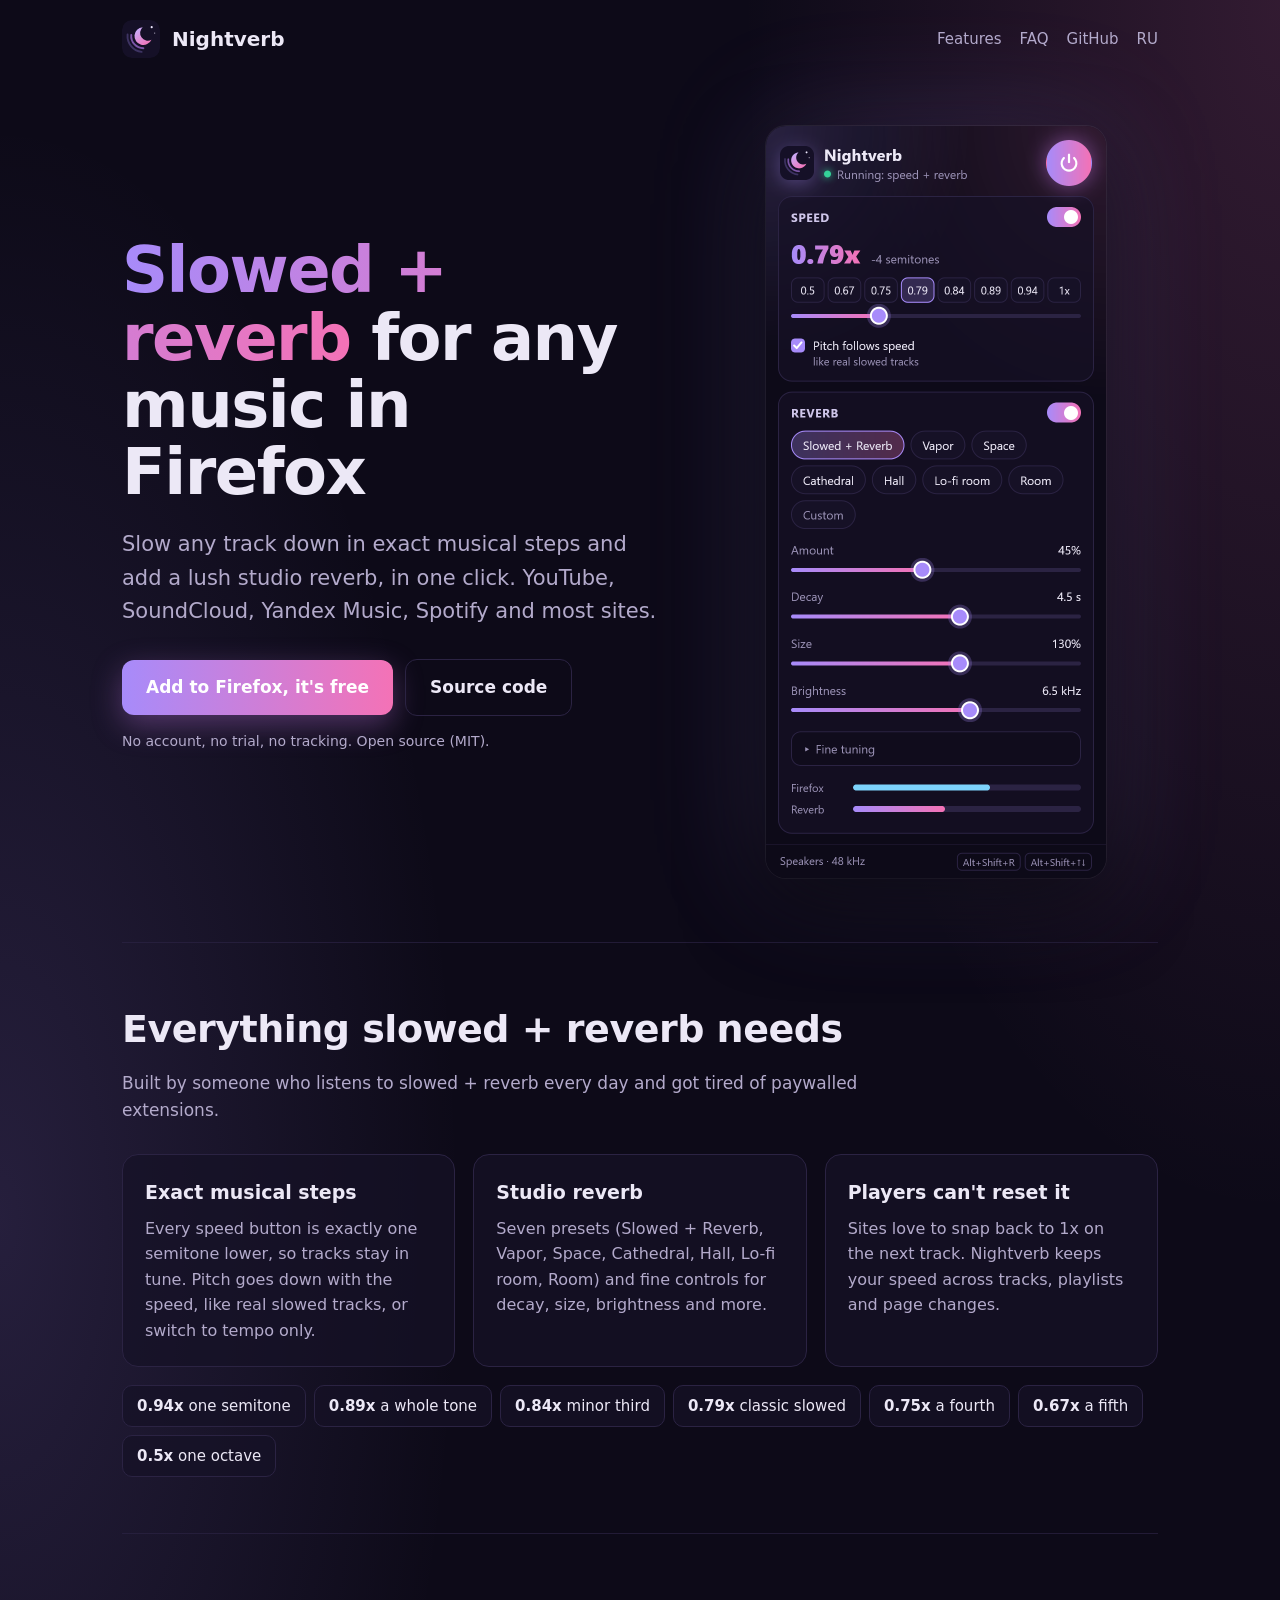
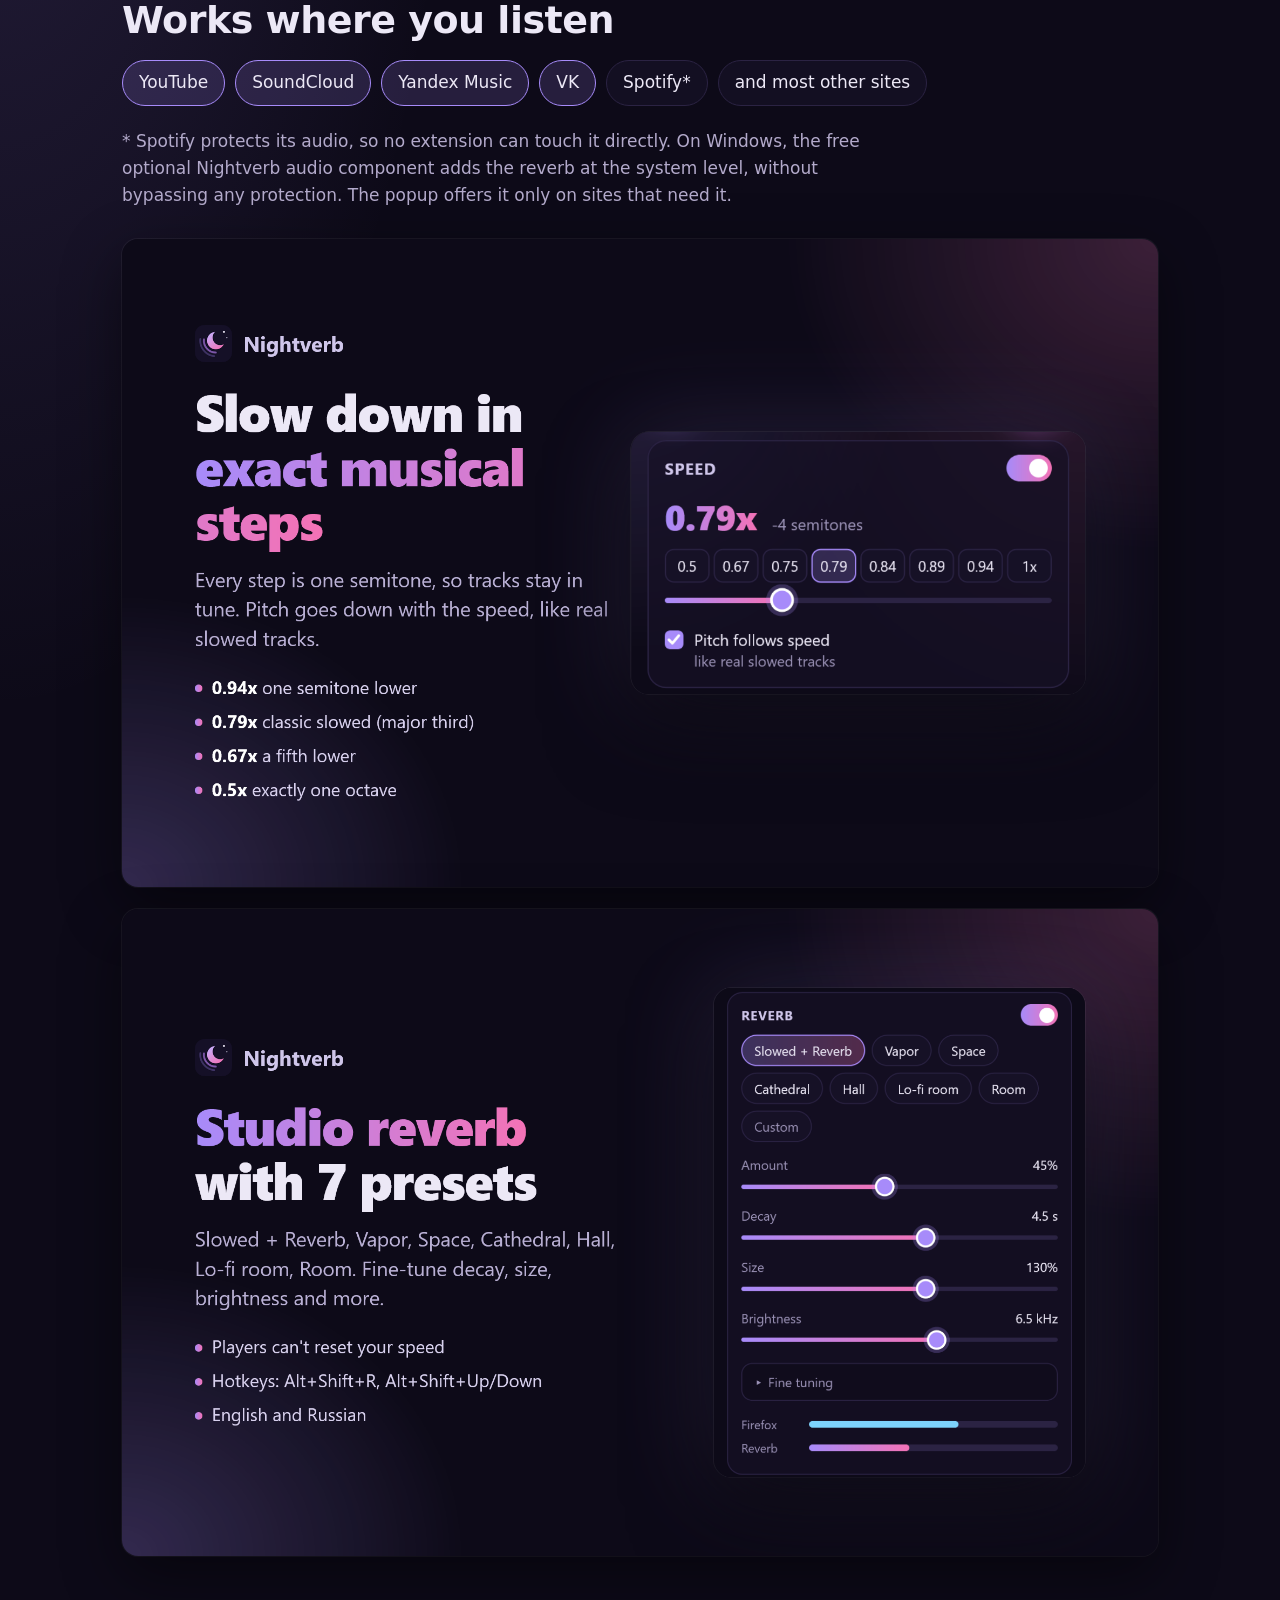
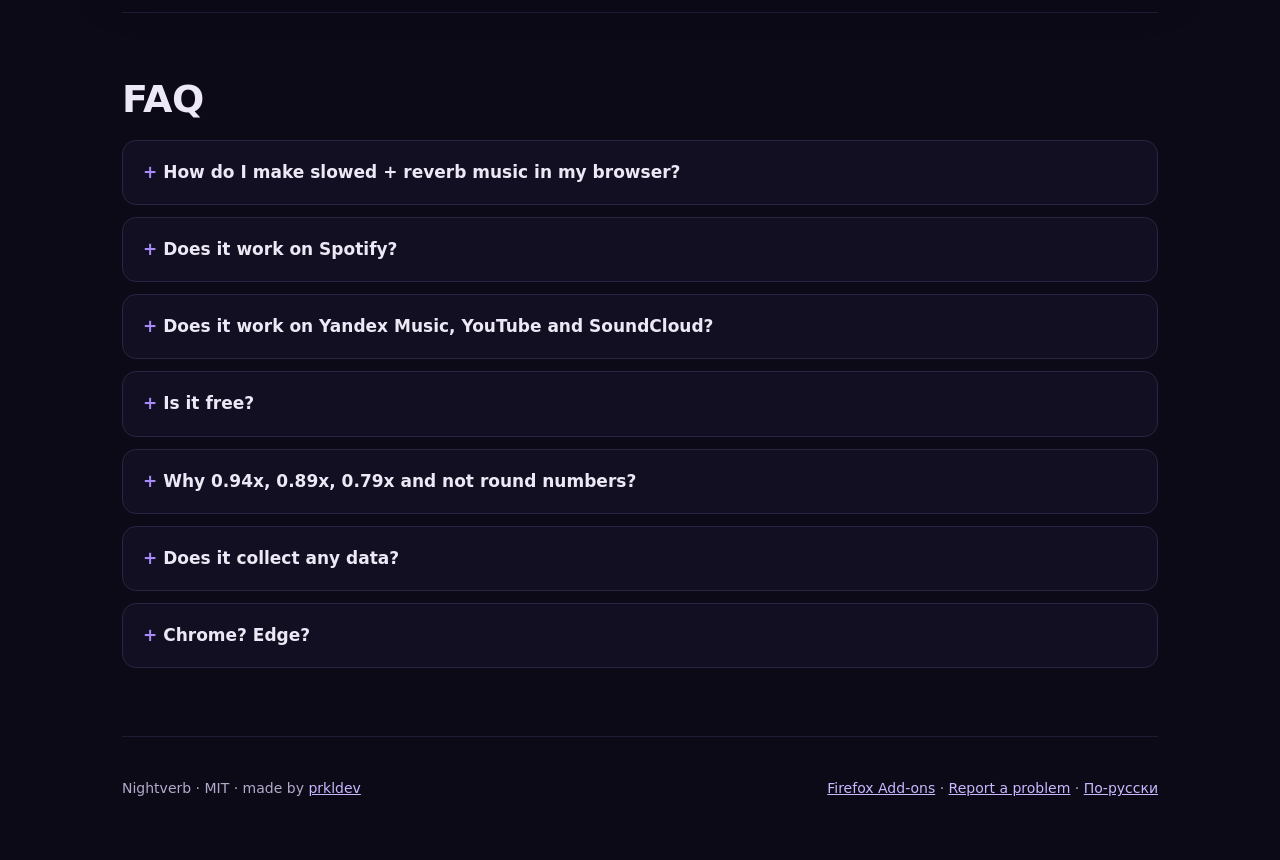
<file: docs/index.html>
<!doctype html>
<html lang="en">
<head>
<meta charset="utf-8">
<meta name="viewport" content="width=device-width, initial-scale=1">
<title>Nightverb - slowed + reverb for any music in Firefox</title>
<meta name="description" content="Free Firefox extension that slows any music down in exact semitone steps and adds a studio reverb. Works on YouTube, SoundCloud, Yandex Music and Spotify. No account, no trial, open source.">
<link rel="canonical" href="https://prkldev.github.io/nightverb/">
<link rel="alternate" hreflang="en" href="https://prkldev.github.io/nightverb/">
<link rel="alternate" hreflang="ru" href="https://prkldev.github.io/nightverb/ru/">
<link rel="alternate" hreflang="x-default" href="https://prkldev.github.io/nightverb/">
<link rel="icon" href="assets/icon.svg" type="image/svg+xml">
<meta property="og:type" content="website">
<meta property="og:title" content="Nightverb - slowed + reverb for any music in Firefox">
<meta property="og:description" content="Slow any track down in exact semitone steps and add a lush studio reverb. Free and open source.">
<meta property="og:url" content="https://prkldev.github.io/nightverb/">
<meta property="og:image" content="https://prkldev.github.io/nightverb/social-preview.png">
<meta name="twitter:card" content="summary_large_image">
<link rel="stylesheet" href="assets/site.css">
<script type="application/ld+json">
{
  "@context": "https://schema.org",
  "@type": "SoftwareApplication",
  "name": "Nightverb",
  "alternateName": "Nightverb - slowed + reverb",
  "description": "Firefox extension that slows music down in exact semitone steps and adds a studio reverb, on YouTube, SoundCloud, Yandex Music, Spotify and most sites.",
  "applicationCategory": "MultimediaApplication",
  "operatingSystem": "Firefox (Windows, macOS, Linux)",
  "url": "https://prkldev.github.io/nightverb/",
  "downloadUrl": "https://addons.mozilla.org/firefox/addon/nightverb-slowed-reverb/",
  "image": "https://prkldev.github.io/nightverb/social-preview.png",
  "license": "https://opensource.org/licenses/MIT",
  "isAccessibleForFree": true,
  "offers": { "@type": "Offer", "price": "0", "priceCurrency": "USD" },
  "author": { "@type": "Person", "name": "prkldev", "url": "https://github.com/prkldev" }
}
</script>
<script type="application/ld+json">
{
  "@context": "https://schema.org",
  "@type": "FAQPage",
  "mainEntity": [
    { "@type": "Question", "name": "How do I make slowed + reverb music in my browser?",
      "acceptedAnswer": { "@type": "Answer", "text": "Install the free Nightverb extension for Firefox, play a track and click the Slowed + Reverb preset in the Nightverb popup. It slows the track to 0.79x (four semitones lower) and adds a studio reverb. No account or download of the song is needed." } },
    { "@type": "Question", "name": "Does it work on Spotify?",
      "acceptedAnswer": { "@type": "Answer", "text": "Spotify protects its audio, so no browser extension can process it directly. On Windows, Nightverb's free optional audio component adds the reverb at the system level; the popup offers it only on such sites. It doesn't bypass any protection." } },
    { "@type": "Question", "name": "Does it work on Yandex Music, YouTube and SoundCloud?",
      "acceptedAnswer": { "@type": "Answer", "text": "Yes. Slow-down and reverb work right away on YouTube, SoundCloud, VK, Yandex Music and most other sites, on any operating system." } },
    { "@type": "Question", "name": "Is Nightverb free?",
      "acceptedAnswer": { "@type": "Answer", "text": "Yes, completely free: no trial, no subscription, no account. It is open source under the MIT license." } },
    { "@type": "Question", "name": "Why 0.94x, 0.89x, 0.79x and not round numbers?",
      "acceptedAnswer": { "@type": "Answer", "text": "Each button is exactly one musical semitone lower (0.5x is one octave), so a slowed track stays in tune instead of landing between notes. 0.79x is four semitones down, the classic slowed sound." } },
    { "@type": "Question", "name": "Does Nightverb collect any data?",
      "acceptedAnswer": { "@type": "Answer", "text": "No. Audio is processed locally on your computer and never recorded or sent anywhere. Settings stay in your browser." } }
  ]
}
</script>
</head>
<body>
<div class="wrap">
  <header class="top">
    <a class="logo" href="./"><img src="assets/icon.svg" alt="">Nightverb</a>
    <nav>
      <a href="#features">Features</a>
      <a class="hide-sm" href="#faq">FAQ</a>
      <a href="https://github.com/prkldev/nightverb">GitHub</a>
      <a href="ru/" lang="ru" hreflang="ru">RU</a>
    </nav>
  </header>

  <main>
    <div class="hero">
      <div>
        <h1><span class="grad">Slowed + reverb</span> for any music in Firefox</h1>
        <p class="lead">Slow any track down in exact musical steps and add a lush studio reverb, in one click. YouTube, SoundCloud, Yandex Music, Spotify and most sites.</p>
        <div class="cta">
          <a class="btn" href="https://addons.mozilla.org/firefox/addon/nightverb-slowed-reverb/">Add to Firefox, it's free</a>
          <a class="btn ghost" href="https://github.com/prkldev/nightverb">Source code</a>
        </div>
        <p class="note">No account, no trial, no tracking. Open source (MIT).</p>
      </div>
      <div class="shot popup"><img src="store/popup-en@2x.png" width="680" height="1504" alt="Nightverb popup: speed buttons and reverb presets"></div>
    </div>

    <section id="features">
      <h2>Everything slowed + reverb needs</h2>
      <p class="intro">Built by someone who listens to slowed + reverb every day and got tired of paywalled extensions.</p>
      <div class="cards">
        <div class="card"><h3>Exact musical steps</h3><p>Every speed button is exactly one semitone lower, so tracks stay in tune. Pitch goes down with the speed, like real slowed tracks, or switch to tempo only.</p></div>
        <div class="card"><h3>Studio reverb</h3><p>Seven presets (Slowed + Reverb, Vapor, Space, Cathedral, Hall, Lo-fi room, Room) and fine controls for decay, size, brightness and more.</p></div>
        <div class="card"><h3>Players can't reset it</h3><p>Sites love to snap back to 1x on the next track. Nightverb keeps your speed across tracks, playlists and page changes.</p></div>
      </div>
      <ul class="steps">
        <li><b>0.94x</b> one semitone</li>
        <li><b>0.89x</b> a whole tone</li>
        <li><b>0.84x</b> minor third</li>
        <li><b>0.79x</b> classic slowed</li>
        <li><b>0.75x</b> a fourth</li>
        <li><b>0.67x</b> a fifth</li>
        <li><b>0.5x</b> one octave</li>
      </ul>
    </section>

    <section>
      <h2>Works where you listen</h2>
      <ul class="sites">
        <li class="hot">YouTube</li><li class="hot">SoundCloud</li><li class="hot">Yandex Music</li><li class="hot">VK</li><li>Spotify*</li><li>and most other sites</li>
      </ul>
      <p class="intro">* Spotify protects its audio, so no extension can touch it directly. On Windows, the free optional Nightverb audio component adds the reverb at the system level, without bypassing any protection. The popup offers it only on sites that need it.</p>
      <div class="gallery">
        <img src="store/shot-2-en.png" width="1920" height="1200" alt="Speed in exact semitone steps" loading="lazy">
        <img src="store/shot-3-en.png" width="1920" height="1200" alt="Reverb presets and fine controls" loading="lazy">
      </div>
    </section>

    <section id="faq" class="faq">
      <h2>FAQ</h2>
      <details><summary>How do I make slowed + reverb music in my browser?</summary><p>Install Nightverb for Firefox, play a track and click the <b>Slowed + Reverb</b> preset in the Nightverb popup. It slows the track to 0.79x (four semitones lower) and adds a studio reverb. You don't need to download the song.</p></details>
      <details><summary>Does it work on Spotify?</summary><p>Spotify protects its audio, so no browser extension can process it directly. On Windows, Nightverb's free optional audio component adds the reverb at the system level; the popup offers it only on such sites. It doesn't bypass any protection.</p></details>
      <details><summary>Does it work on Yandex Music, YouTube and SoundCloud?</summary><p>Yes. Slow-down and reverb work right away on YouTube, SoundCloud, VK, Yandex Music and most other sites, on any operating system.</p></details>
      <details><summary>Is it free?</summary><p>Yes: no trial, no subscription, no account. It's open source under the MIT license.</p></details>
      <details><summary>Why 0.94x, 0.89x, 0.79x and not round numbers?</summary><p>Each button is exactly one musical semitone lower (0.5x is one octave), so a slowed track stays in tune instead of landing between notes. 0.79x is four semitones down, the classic slowed sound.</p></details>
      <details><summary>Does it collect any data?</summary><p>No. Audio is processed locally and never recorded or sent anywhere. Settings stay in your browser.</p></details>
      <details><summary>Chrome? Edge?</summary><p>Nightverb is for Firefox for now. A Chrome and Edge version is on the list.</p></details>
    </section>
  </main>

  <footer>
    <div class="row">
      <span>Nightverb · MIT · made by <a href="https://github.com/prkldev">prkldev</a></span>
      <span><a href="https://addons.mozilla.org/firefox/addon/nightverb-slowed-reverb/">Firefox Add-ons</a> · <a href="https://github.com/prkldev/nightverb/issues">Report a problem</a> · <a href="ru/" hreflang="ru">По-русски</a></span>
    </div>
  </footer>
</div>
</body>
</html>
</file>
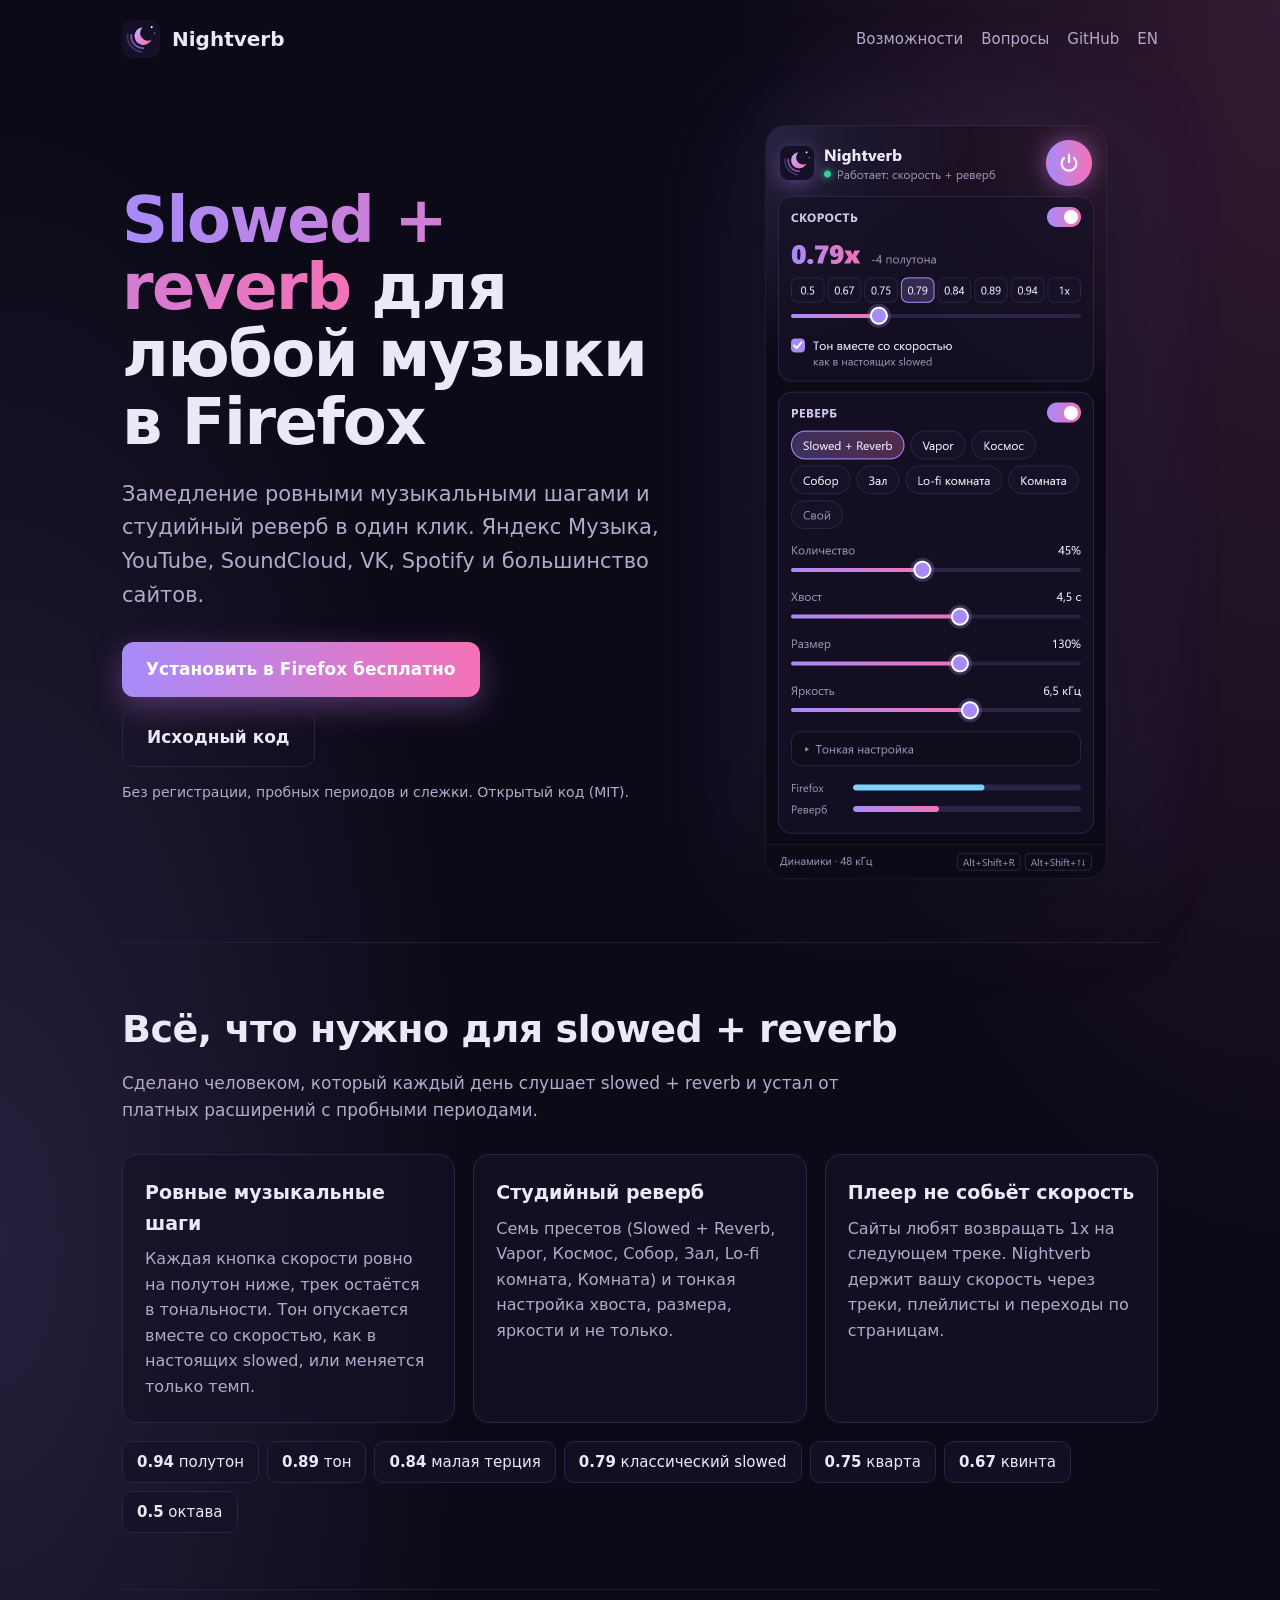
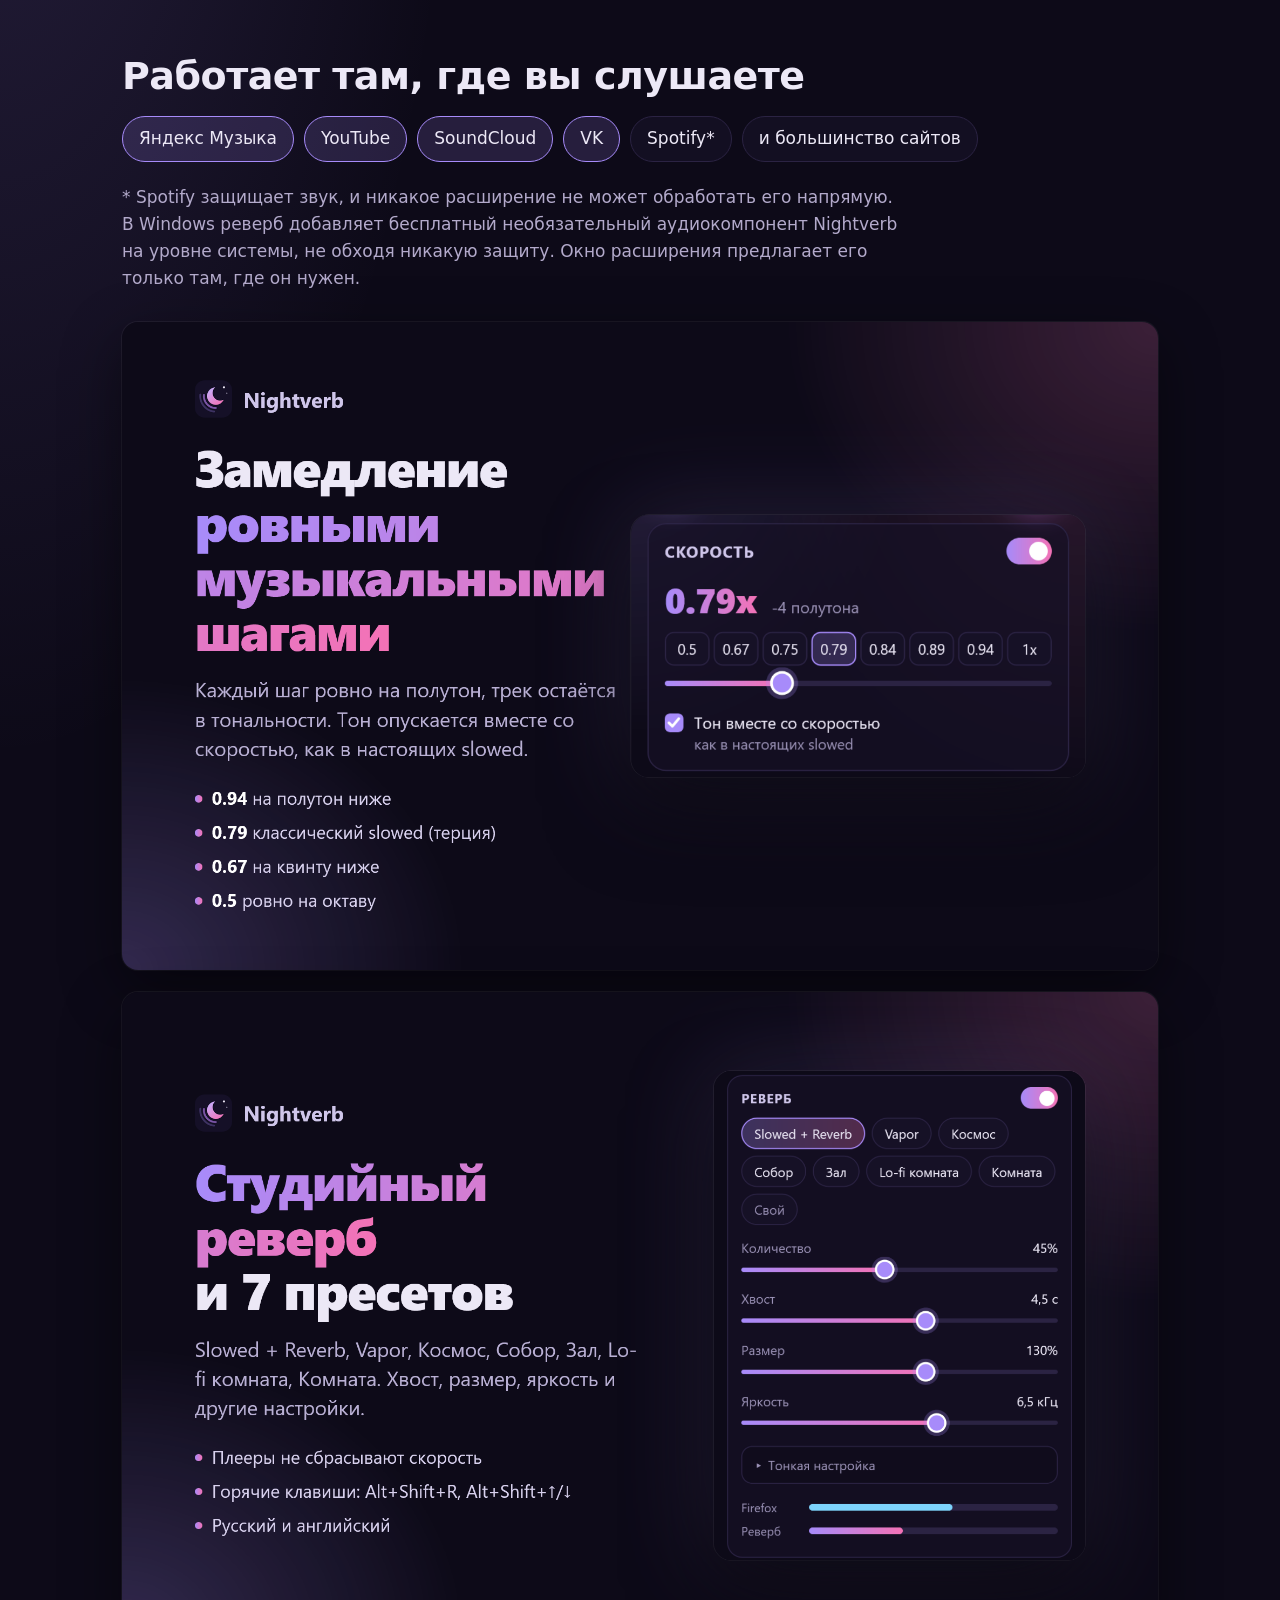
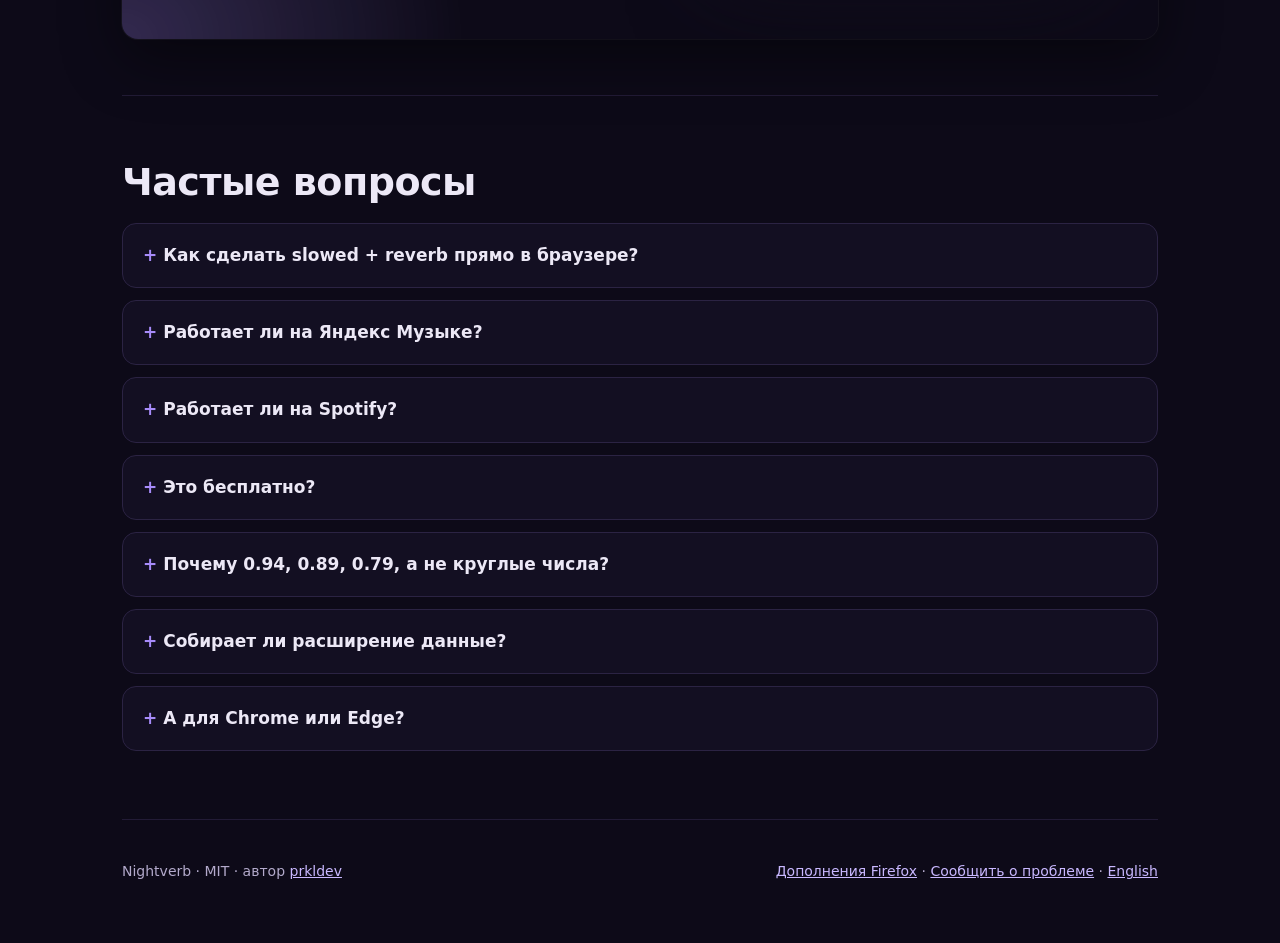
<file: docs/ru/index.html>
<!doctype html>
<html lang="ru">
<head>
<meta charset="utf-8">
<meta name="viewport" content="width=device-width, initial-scale=1">
<title>Nightverb - slowed + reverb для любой музыки в Firefox</title>
<meta name="description" content="Бесплатное расширение для Firefox: замедление любой музыки ровными полутонами и студийный реверб. Работает на Яндекс Музыке, YouTube, SoundCloud, VK и Spotify. Без регистрации, открытый код.">
<link rel="canonical" href="https://prkldev.github.io/nightverb/ru/">
<link rel="alternate" hreflang="en" href="https://prkldev.github.io/nightverb/">
<link rel="alternate" hreflang="ru" href="https://prkldev.github.io/nightverb/ru/">
<link rel="alternate" hreflang="x-default" href="https://prkldev.github.io/nightverb/">
<link rel="icon" href="../assets/icon.svg" type="image/svg+xml">
<meta property="og:type" content="website">
<meta property="og:title" content="Nightverb - slowed + reverb для любой музыки в Firefox">
<meta property="og:description" content="Замедление ровными полутонами и студийный реверб в один клик. Бесплатно и с открытым кодом.">
<meta property="og:url" content="https://prkldev.github.io/nightverb/ru/">
<meta property="og:image" content="https://prkldev.github.io/nightverb/social-preview.png">
<meta property="og:locale" content="ru_RU">
<meta name="twitter:card" content="summary_large_image">
<link rel="stylesheet" href="../assets/site.css">
<script type="application/ld+json">
{
  "@context": "https://schema.org",
  "@type": "SoftwareApplication",
  "name": "Nightverb",
  "alternateName": "Nightverb - slowed + reverb",
  "inLanguage": "ru",
  "description": "Расширение для Firefox: замедление музыки ровными полутонами и студийный реверб на Яндекс Музыке, YouTube, SoundCloud, VK, Spotify и большинстве сайтов.",
  "applicationCategory": "MultimediaApplication",
  "operatingSystem": "Firefox (Windows, macOS, Linux)",
  "url": "https://prkldev.github.io/nightverb/ru/",
  "downloadUrl": "https://addons.mozilla.org/ru/firefox/addon/nightverb-slowed-reverb/",
  "image": "https://prkldev.github.io/nightverb/social-preview.png",
  "license": "https://opensource.org/licenses/MIT",
  "isAccessibleForFree": true,
  "offers": { "@type": "Offer", "price": "0", "priceCurrency": "USD" },
  "author": { "@type": "Person", "name": "prkldev", "url": "https://github.com/prkldev" }
}
</script>
<script type="application/ld+json">
{
  "@context": "https://schema.org",
  "@type": "FAQPage",
  "inLanguage": "ru",
  "mainEntity": [
    { "@type": "Question", "name": "Как сделать slowed + reverb прямо в браузере?",
      "acceptedAnswer": { "@type": "Answer", "text": "Установите бесплатное расширение Nightverb для Firefox, включите трек и нажмите пресет Slowed + Reverb в окне Nightverb. Трек замедлится до 0.79 (на четыре полутона ниже) и получит студийный реверб. Скачивать песню не нужно." } },
    { "@type": "Question", "name": "Работает ли на Яндекс Музыке?",
      "acceptedAnswer": { "@type": "Answer", "text": "Да. Замедление и реверб работают сразу на Яндекс Музыке, YouTube, SoundCloud, VK и большинстве других сайтов, в любой операционной системе." } },
    { "@type": "Question", "name": "Работает ли на Spotify?",
      "acceptedAnswer": { "@type": "Answer", "text": "Spotify защищает звук, поэтому никакое расширение не может обработать его напрямую. В Windows реверб добавляет бесплатный необязательный аудиокомпонент Nightverb на уровне системы; окно расширения предлагает его только на таких сайтах. Никакая защита не обходится." } },
    { "@type": "Question", "name": "Это бесплатно?",
      "acceptedAnswer": { "@type": "Answer", "text": "Да, полностью: без пробного периода, подписки и регистрации. Открытый код под лицензией MIT." } },
    { "@type": "Question", "name": "Почему 0.94, 0.89, 0.79, а не круглые числа?",
      "acceptedAnswer": { "@type": "Answer", "text": "Каждая кнопка ровно на полутон ниже (0.5 это октава), поэтому замедленный трек остаётся в тональности, а не попадает между нот. 0.79 это четыре полутона, классический slowed." } },
    { "@type": "Question", "name": "Собирает ли Nightverb данные?",
      "acceptedAnswer": { "@type": "Answer", "text": "Нет. Звук обрабатывается на вашем компьютере, ничего не записывается и никуда не отправляется. Настройки хранятся в браузере." } }
  ]
}
</script>
</head>
<body>
<div class="wrap">
  <header class="top">
    <a class="logo" href="./"><img src="../assets/icon.svg" alt="">Nightverb</a>
    <nav>
      <a href="#features">Возможности</a>
      <a class="hide-sm" href="#faq">Вопросы</a>
      <a href="https://github.com/prkldev/nightverb">GitHub</a>
      <a href="../" lang="en" hreflang="en">EN</a>
    </nav>
  </header>

  <main>
    <div class="hero">
      <div>
        <h1><span class="grad">Slowed + reverb</span> для любой музыки в Firefox</h1>
        <p class="lead">Замедление ровными музыкальными шагами и студийный реверб в один клик. Яндекс Музыка, YouTube, SoundCloud, VK, Spotify и большинство сайтов.</p>
        <div class="cta">
          <a class="btn" href="https://addons.mozilla.org/ru/firefox/addon/nightverb-slowed-reverb/">Установить в Firefox бесплатно</a>
          <a class="btn ghost" href="https://github.com/prkldev/nightverb">Исходный код</a>
        </div>
        <p class="note">Без регистрации, пробных периодов и слежки. Открытый код (MIT).</p>
      </div>
      <div class="shot popup"><img src="../store/popup-ru@2x.png" width="680" height="1504" alt="Окно Nightverb: кнопки скорости и пресеты реверба"></div>
    </div>

    <section id="features">
      <h2>Всё, что нужно для slowed + reverb</h2>
      <p class="intro">Сделано человеком, который каждый день слушает slowed + reverb и устал от платных расширений с пробными периодами.</p>
      <div class="cards">
        <div class="card"><h3>Ровные музыкальные шаги</h3><p>Каждая кнопка скорости ровно на полутон ниже, трек остаётся в тональности. Тон опускается вместе со скоростью, как в настоящих slowed, или меняется только темп.</p></div>
        <div class="card"><h3>Студийный реверб</h3><p>Семь пресетов (Slowed + Reverb, Vapor, Космос, Собор, Зал, Lo-fi комната, Комната) и тонкая настройка хвоста, размера, яркости и не только.</p></div>
        <div class="card"><h3>Плеер не собьёт скорость</h3><p>Сайты любят возвращать 1x на следующем треке. Nightverb держит вашу скорость через треки, плейлисты и переходы по страницам.</p></div>
      </div>
      <ul class="steps">
        <li><b>0.94</b> полутон</li>
        <li><b>0.89</b> тон</li>
        <li><b>0.84</b> малая терция</li>
        <li><b>0.79</b> классический slowed</li>
        <li><b>0.75</b> кварта</li>
        <li><b>0.67</b> квинта</li>
        <li><b>0.5</b> октава</li>
      </ul>
    </section>

    <section>
      <h2>Работает там, где вы слушаете</h2>
      <ul class="sites">
        <li class="hot">Яндекс Музыка</li><li class="hot">YouTube</li><li class="hot">SoundCloud</li><li class="hot">VK</li><li>Spotify*</li><li>и большинство сайтов</li>
      </ul>
      <p class="intro">* Spotify защищает звук, и никакое расширение не может обработать его напрямую. В Windows реверб добавляет бесплатный необязательный аудиокомпонент Nightverb на уровне системы, не обходя никакую защиту. Окно расширения предлагает его только там, где он нужен.</p>
      <div class="gallery">
        <img src="../store/shot-2-ru.png" width="1920" height="1200" alt="Скорость ровными полутонами" loading="lazy">
        <img src="../store/shot-3-ru.png" width="1920" height="1200" alt="Пресеты реверба и тонкая настройка" loading="lazy">
      </div>
    </section>

    <section id="faq" class="faq">
      <h2>Частые вопросы</h2>
      <details><summary>Как сделать slowed + reverb прямо в браузере?</summary><p>Установите Nightverb для Firefox, включите трек и нажмите пресет <b>Slowed + Reverb</b> в окне Nightverb. Трек замедлится до 0.79 (на четыре полутона ниже) и получит студийный реверб. Скачивать песню не нужно.</p></details>
      <details><summary>Работает ли на Яндекс Музыке?</summary><p>Да. Замедление и реверб работают сразу на Яндекс Музыке, YouTube, SoundCloud, VK и большинстве других сайтов, в любой операционной системе.</p></details>
      <details><summary>Работает ли на Spotify?</summary><p>Spotify защищает звук, поэтому никакое расширение не может обработать его напрямую. В Windows реверб добавляет бесплатный необязательный аудиокомпонент Nightverb на уровне системы; окно расширения предложит его только на таких сайтах. Никакая защита не обходится.</p></details>
      <details><summary>Это бесплатно?</summary><p>Да: без пробного периода, подписки и регистрации. Открытый код под лицензией MIT.</p></details>
      <details><summary>Почему 0.94, 0.89, 0.79, а не круглые числа?</summary><p>Каждая кнопка ровно на полутон ниже (0.5 это октава), поэтому замедленный трек остаётся в тональности, а не попадает между нот. 0.79 это четыре полутона, классический slowed.</p></details>
      <details><summary>Собирает ли расширение данные?</summary><p>Нет. Звук обрабатывается на вашем компьютере, ничего не записывается и никуда не отправляется. Настройки хранятся в браузере.</p></details>
      <details><summary>А для Chrome или Edge?</summary><p>Пока Nightverb только для Firefox. Версия для Chrome и Edge в планах.</p></details>
    </section>
  </main>

  <footer>
    <div class="row">
      <span>Nightverb · MIT · автор <a href="https://github.com/prkldev">prkldev</a></span>
      <span><a href="https://addons.mozilla.org/ru/firefox/addon/nightverb-slowed-reverb/">Дополнения Firefox</a> · <a href="https://github.com/prkldev/nightverb/issues">Сообщить о проблеме</a> · <a href="../" hreflang="en">English</a></span>
    </div>
  </footer>
</div>
</body>
</html>
</file>
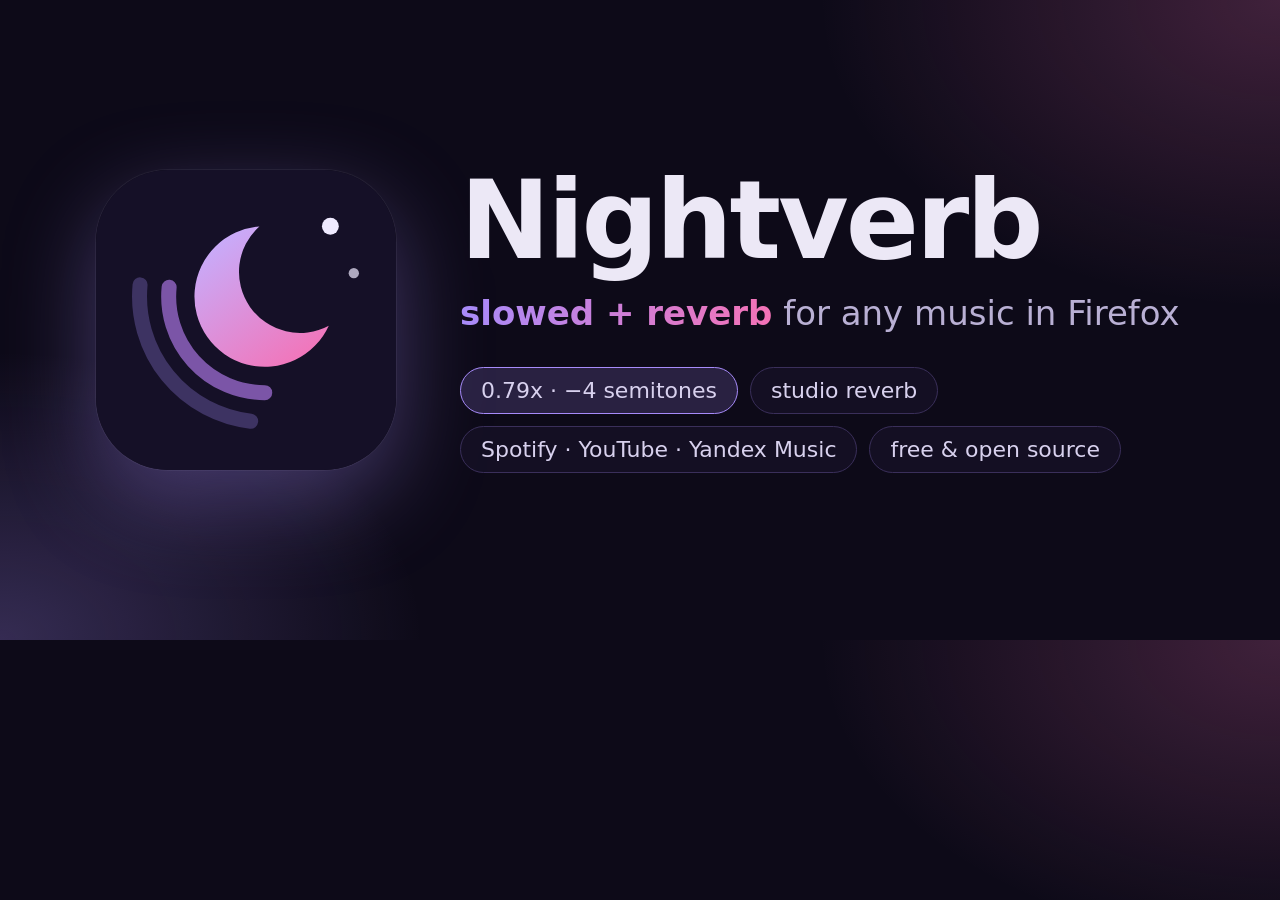
<file: docs/social-preview.html>
<!doctype html>
<!-- Source of docs/social-preview.png (GitHub social preview, 1280x640).
     Render: firefox --headless --screenshot out.png --window-size=1280,640 file:///.../social-preview.html -->
<html lang="en">
<head>
<meta charset="utf-8">
<style>
  html, body { margin: 0; width: 1280px; height: 640px; overflow: hidden; }
  body {
    background:
      radial-gradient(60% 80% at 100% 0%, rgba(244, 114, 182, 0.22), transparent 60%),
      radial-gradient(55% 75% at 0% 100%, rgba(167, 139, 250, 0.26), transparent 60%),
      #0d0a18;
    color: #ece8f6;
    font-family: "Segoe UI", system-ui, sans-serif;
    display: flex;
    align-items: center;
    gap: 64px;
    padding: 0 96px;
    box-sizing: border-box;
  }
  .logo {
    width: 300px; height: 300px; flex: none;
    border-radius: 72px;
    box-shadow: 0 30px 90px rgba(167, 139, 250, 0.35), 0 0 0 1px rgba(255, 255, 255, 0.06);
  }
  h1 {
    margin: 0;
    font-size: 108px;
    font-weight: 800;
    letter-spacing: -3px;
    line-height: 1;
  }
  .tag {
    margin: 18px 0 34px;
    font-size: 34px;
    color: #b9b0d4;
    font-weight: 400;
  }
  .tag b {
    font-weight: 700;
    background: linear-gradient(90deg, #a78bfa, #f472b6);
    -webkit-background-clip: text;
    background-clip: text;
    color: transparent;
  }
  .pills { display: flex; flex-wrap: wrap; gap: 12px; max-width: 760px; }
  .pill {
    padding: 10px 20px;
    border-radius: 999px;
    border: 1px solid #3a2f5a;
    background: rgba(22, 17, 38, 0.8);
    font-size: 22px;
    color: #d8d1ee;
  }
  .pill.hot { border-color: #a78bfa; background: rgba(167, 139, 250, 0.18); }
</style>
</head>
<body>
  <img class="logo" src="../extension/icons/icon.svg" alt="">
  <div>
    <h1>Nightverb</h1>
    <p class="tag"><b>slowed + reverb</b> for any music in Firefox</p>
    <div class="pills">
      <span class="pill hot">0.79x · −4 semitones</span>
      <span class="pill">studio reverb</span>
      <span class="pill">Spotify · YouTube · Yandex Music</span>
      <span class="pill">free &amp; open source</span>
    </div>
  </div>
</body>
</html>
</file>
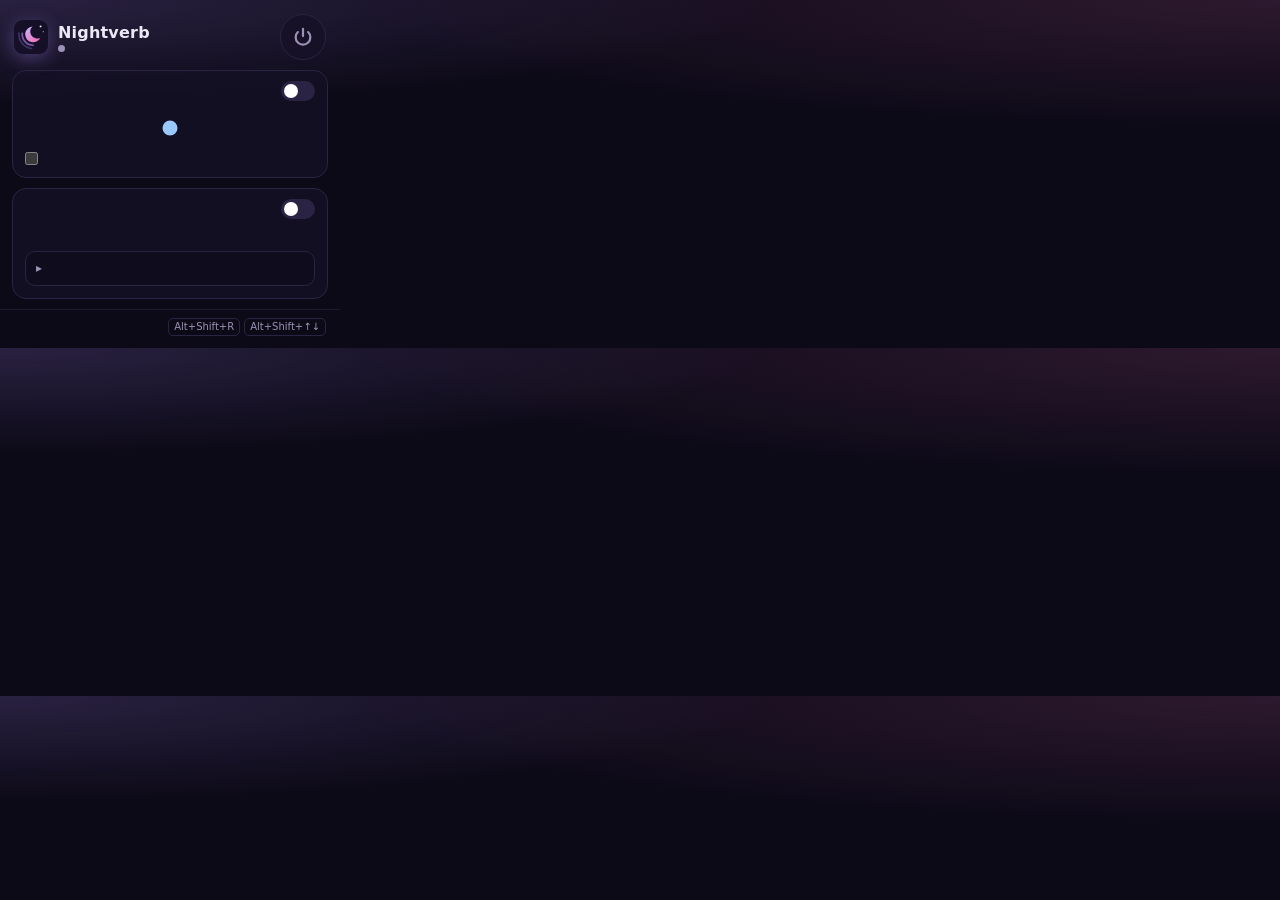
<file: extension/popup.html>
<!doctype html>
<html>
<head>
  <meta charset="utf-8">
  <meta name="viewport" content="width=device-width, initial-scale=1">
  <title>Nightverb</title>
  <link rel="stylesheet" href="popup.css">
</head>
<body>
  <!-- Texts come from _locales (data-i18n*), in Firefox's UI language. -->
  <header class="top">
    <div class="brand">
      <img src="icons/icon.svg" alt="" width="34" height="34">
      <div>
        <h1>Nightverb</h1>
        <div class="status" id="status"><i></i><span data-i18n="statusConnecting"></span></div>
      </div>
    </div>
    <button id="power" class="power" type="button" data-i18n-title="powerTitle" aria-pressed="false">
      <svg viewBox="0 0 24 24" width="22" height="22" aria-hidden="true">
        <path d="M12 3v8" fill="none" stroke="currentColor" stroke-width="2.4" stroke-linecap="round"/>
        <path d="M6.4 6.6a8 8 0 1 0 11.2 0" fill="none" stroke="currentColor" stroke-width="2.4" stroke-linecap="round"/>
      </svg>
    </button>
  </header>

  <section class="card" id="speed-card">
    <div class="card-head">
      <h2 data-i18n="speedTitle"></h2>
      <label class="switch" data-i18n-title="speedSwitch">
        <input type="checkbox" id="speed-on">
        <span></span>
      </label>
    </div>

    <div class="speed-top">
      <output id="speed-val" class="speed-val"></output>
      <span id="speed-st" class="speed-st"></span>
    </div>
    <div class="steps" id="speed-steps" data-i18n-aria="stepsLabel"></div>
    <input type="range" id="speed-range" min="50" max="150" step="1" data-i18n-aria="speedTitle">

    <label class="check">
      <input type="checkbox" id="pitch">
      <span><span data-i18n="pitchLabel"></span> <em data-i18n="pitchHint"></em></span>
    </label>

    <div class="notice" id="perm" hidden>
      <span data-i18n="permText"></span>
      <button id="perm-grant" class="btn small" type="button" data-i18n="permButton"></button>
    </div>

    <!-- Tab opened before Nightverb was installed/updated: one reload hooks its player. -->
    <div class="notice" id="reload" hidden>
      <span data-i18n="reloadText"></span>
      <button id="reload-tab" class="btn small" type="button" data-i18n="reloadButton"></button>
    </div>
  </section>

  <section class="card" id="reverb-card">
    <div class="card-head">
      <h2 data-i18n="reverbTitle"></h2>
      <label class="switch" data-i18n-title="reverbSwitch">
        <input type="checkbox" id="reverb-on">
        <span></span>
      </label>
    </div>

    <!-- Shown only on sites whose audio the browser won't let extensions touch. -->
    <div id="need" class="need" hidden>
      <h3 id="need-title"></h3>
      <p data-i18n="needText"></p>
      <button id="need-download" class="btn" type="button" data-i18n="needDownload" hidden></button>
      <p id="need-after" class="need-after" data-i18n="needAfterDownload" hidden></p>
      <p id="need-note" class="muted"></p>
    </div>

    <div id="controls">
      <div class="presets" id="presets" role="radiogroup" data-i18n-aria="presetsLabel"></div>

      <div class="sliders" id="main-sliders"></div>

      <details id="advanced">
        <summary data-i18n="advanced"></summary>
        <div class="sliders" id="adv-sliders"></div>
        <p class="hint" id="latency-hint"></p>
        <label class="check" id="component-row" hidden>
          <input type="checkbox" id="use-component">
          <span><span data-i18n="componentLabel"></span> <em id="component-state"></em></span>
        </label>
        <button id="reset" class="btn ghost" type="button" data-i18n="reset"></button>
      </details>

      <div class="meters" id="meters" hidden>
        <div class="meter"><span>Firefox</span><div class="bar"><i id="m-in"></i></div></div>
        <div class="meter"><span data-i18n="meterReverb"></span><div class="bar wet"><i id="m-out"></i></div></div>
      </div>
    </div>
  </section>

  <footer>
    <span id="info"></span>
    <span class="keys"><span class="key">Alt+Shift+R</span><span class="key">Alt+Shift+↑↓</span></span>
  </footer>

  <script src="presets.js"></script>
  <script src="native.js"></script>
  <script src="popup.js"></script>
</body>
</html>
</file>
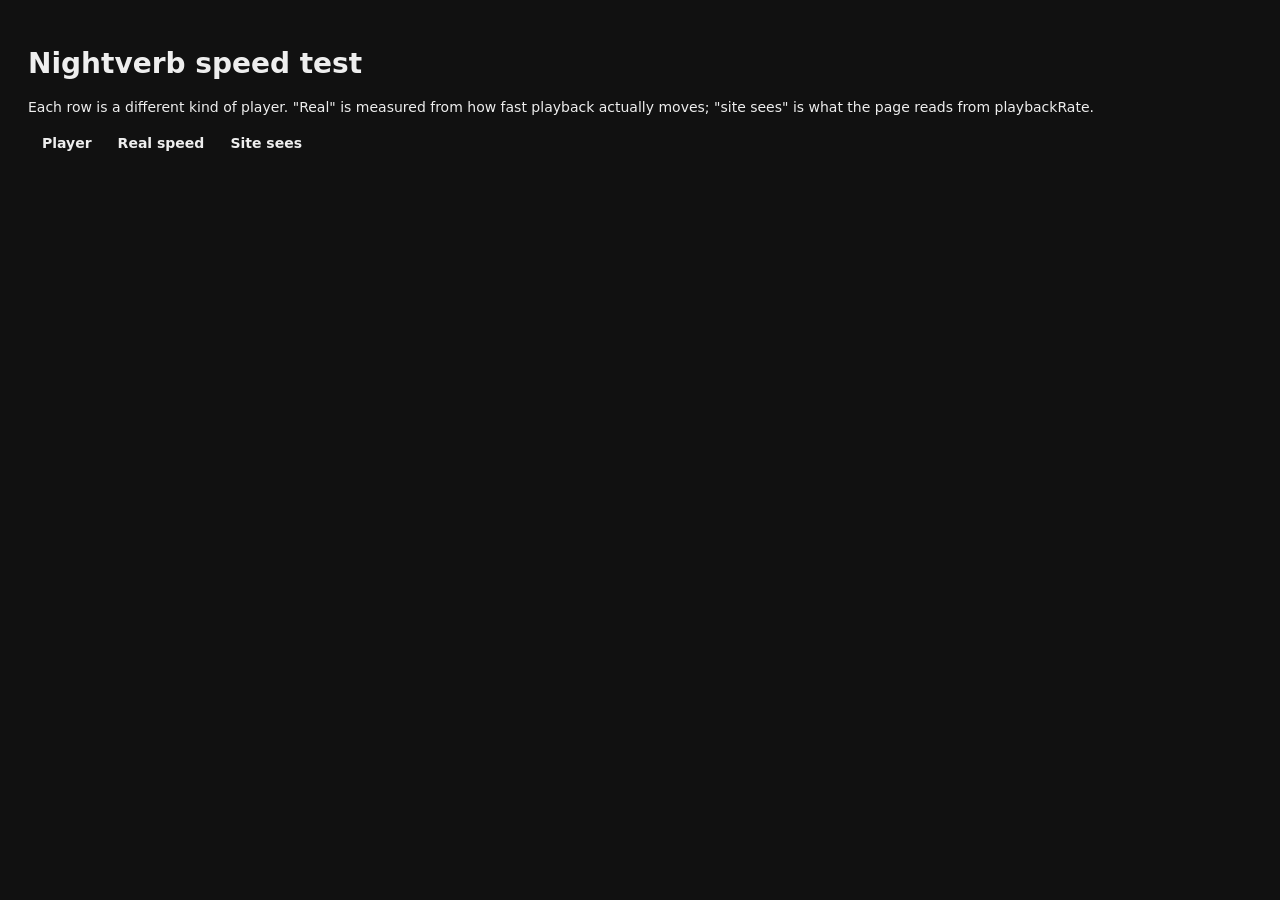
<file: tools/speed-test.html>
<!doctype html>
<html lang="ru">
<head>
<meta charset="utf-8">
<title>NVTEST running</title>
<style>
  body { font: 14px system-ui, sans-serif; background: #111; color: #eee; padding: 20px; }
  td, th { padding: 4px 12px; text-align: left; }
  .ok { color: #4ade80; } .bad { color: #f87171; }
</style>
</head>
<body>
<h1>Nightverb speed test</h1>
<p>Each row is a different kind of player. "Real" is measured from how fast playback actually moves;
"site sees" is what the page reads from playbackRate.</p>
<table id="t"><tr><th>Player</th><th>Real speed</th><th>Site sees</th></tr></table>
<div id="host"></div>
<script>
"use strict";
// 30 s of silence as a WAV blob (8 kHz mono 16-bit).
function silentWav(seconds) {
  const sr = 8000, n = sr * seconds, buf = new ArrayBuffer(44 + n * 2), v = new DataView(buf);
  const w = (o, s) => [...s].forEach((c, i) => v.setUint8(o + i, c.charCodeAt(0)));
  w(0, "RIFF"); v.setUint32(4, 36 + n * 2, true); w(8, "WAVE"); w(12, "fmt ");
  v.setUint32(16, 16, true); v.setUint16(20, 1, true); v.setUint16(22, 1, true);
  v.setUint32(24, sr, true); v.setUint32(28, sr * 2, true); v.setUint16(32, 2, true); v.setUint16(34, 16, true);
  w(36, "data"); v.setUint32(40, n * 2, true);
  return URL.createObjectURL(new Blob([buf], { type: "audio/wav" }));
}
const src = silentWav(30);
const cases = {};

// Diagnostics: is page.js hooked in, and what speed state does content.js send?
const getter = Object.getOwnPropertyDescriptor(HTMLMediaElement.prototype, "playbackRate").get;
const injected = !/\[native code\]/.test(Function.prototype.toString.call(getter));
let lastSpeedMsg = "none";
document.addEventListener("nightverb:speed", (e) => { lastSpeedMsg = String(e.detail); });
document.dispatchEvent(new CustomEvent("nightverb:hello"));

function mk(tag) { const el = document.createElement(tag); el.muted = true; el.src = src; return el; }

// 1. plain element in the page
cases.dom = mk("audio"); document.body.appendChild(cases.dom); cases.dom.play();

// 2. never added to the page (Spotify-style)
cases.offdom = new Audio(src); cases.offdom.muted = true; cases.offdom.play();

// 3. inside a closed shadow root, started by autoplay (no play() call)
{
  const root = document.getElementById("host").attachShadow({ mode: "closed" });
  const el = document.createElement("audio"); el.muted = true; el.autoplay = true; el.src = src;
  root.appendChild(el); cases.shadow = el;
}

// 4. a player that keeps forcing 1x
cases.fighter = mk("audio"); document.body.appendChild(cases.fighter);
cases.fighter.addEventListener("ratechange", () => { cases.fighter.playbackRate = 1; });
setInterval(() => { cases.fighter.playbackRate = 1; cases.fighter.defaultPlaybackRate = 1; }, 100);
cases.fighter.play();

// 5. a player that loads a new track after starting (load() resets speed)
cases.reload = mk("audio"); document.body.appendChild(cases.reload); cases.reload.play();
setTimeout(() => { cases.reload.src = src; cases.reload.load(); cases.reload.play(); }, 500);

// 6. video
cases.video = mk("video"); cases.video.width = 1; document.body.appendChild(cases.video); cases.video.play();

function measure(label, expect) {
  return new Promise((resolve) => {
    const start = {};
    const w0 = performance.now();
    for (const [k, el] of Object.entries(cases)) start[k] = el.currentTime;
    setTimeout(() => {
      const dt = (performance.now() - w0) / 1000;
      const parts = [];
      const t = document.getElementById("t");
      for (const [k, el] of Object.entries(cases)) {
        const real = (el.currentTime - start[k]) / dt;
        parts.push(`${k}=${real.toFixed(2)}/${el.playbackRate}`);
        const tr = t.insertRow();
        tr.insertCell().textContent = `${label}: ${k}`;
        const c = tr.insertCell(); c.textContent = real.toFixed(2) + "x"; c.className = Math.abs(real - expect) < 0.05 ? "ok" : "bad";
        tr.insertCell().textContent = el.playbackRate + "x";
      }
      resolve(`${label}[${parts.join(" ")}]`);
    }, 3000);
  });
}

setTimeout(async () => {
  const on = await measure("ON", 0.8);
  // Phase 2: switch speed off the same way the extension does; everything must go back to 1x.
  document.dispatchEvent(new CustomEvent("nightverb:speed", { detail: JSON.stringify({ active: false, rate: 1, pitch: true }) }));
  await new Promise((r) => setTimeout(r, 500));
  const off = await measure("OFF", 1);
  document.title = `NVTEST injected=${injected} msg=${lastSpeedMsg} ${on} ${off}`;
}, 1500);
</script>
</body>
</html>
</file>
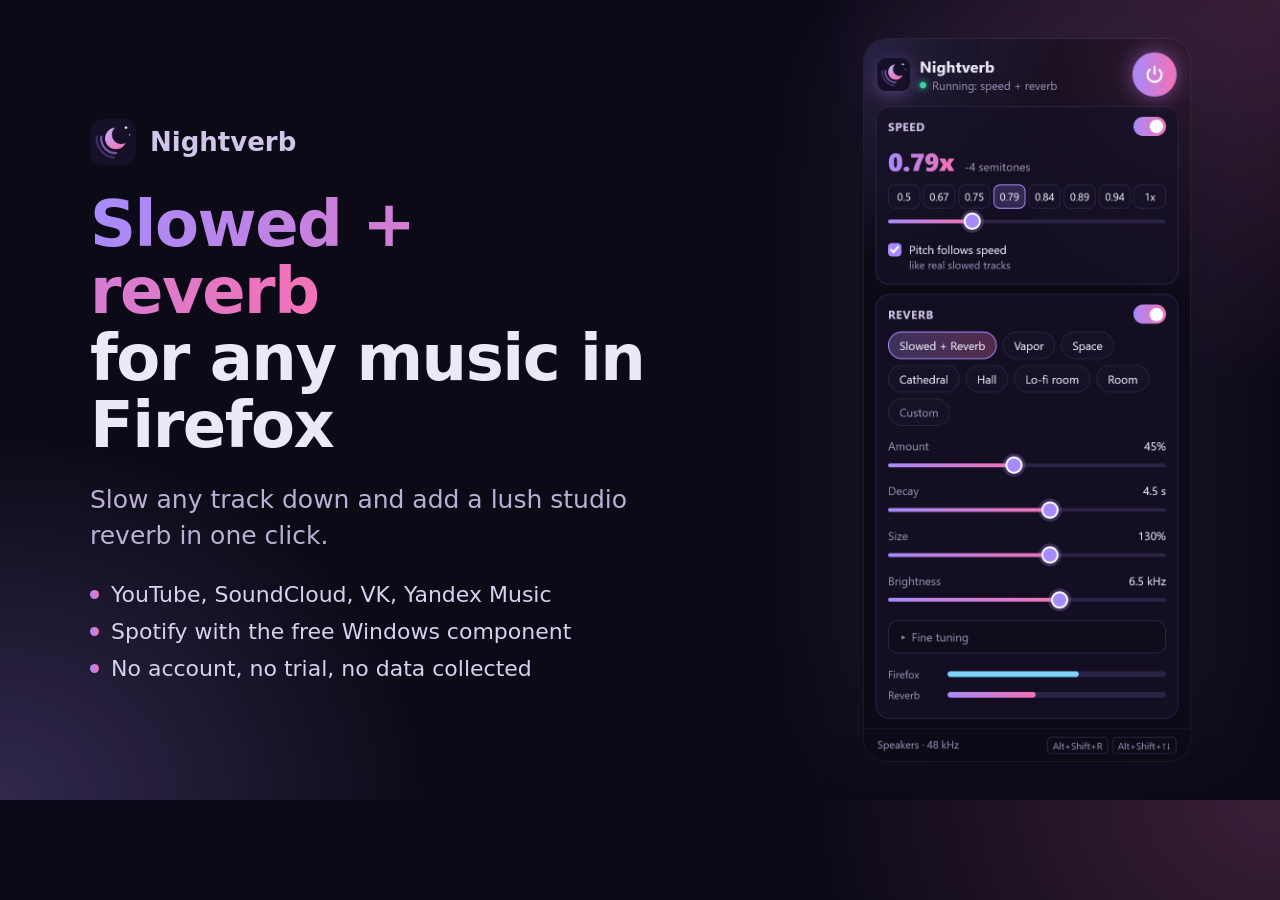
<file: docs/store/shots.html>
<!doctype html>
<!-- Store screenshots (1280x800 CSS, rendered at 1.5x = 1920x1200):
     node tools/shot.mjs "file:///.../docs/store/shots.html?n=1&lang=en" 1280 800 1.5 out.png -->
<html>
<head>
<meta charset="utf-8">
<style>
  html, body { margin: 0; width: 1280px; height: 800px; overflow: hidden; }
  body {
    background:
      radial-gradient(60% 80% at 100% 0%, rgba(244, 114, 182, 0.2), transparent 60%),
      radial-gradient(55% 75% at 0% 100%, rgba(167, 139, 250, 0.24), transparent 60%),
      #0d0a18;
    color: #ece8f6;
    font-family: "Segoe UI", system-ui, sans-serif;
    display: flex;
    align-items: center;
    justify-content: space-between;
    padding: 0 90px;
    box-sizing: border-box;
  }
  .text { max-width: 560px; }
  .brand { display: flex; align-items: center; gap: 14px; font-size: 26px; font-weight: 700; color: #cfc6ea; margin-bottom: 26px; }
  .brand img { width: 46px; height: 46px; border-radius: 12px; }
  h1 { margin: 0; font-size: 64px; line-height: 1.05; font-weight: 800; letter-spacing: -1.5px; }
  h1 em {
    font-style: normal;
    background: linear-gradient(90deg, #a78bfa, #f472b6);
    -webkit-background-clip: text; background-clip: text; color: transparent;
  }
  .sub { margin: 22px 0 0; font-size: 25px; line-height: 1.45; color: #b9b0d4; }
  ul { margin: 28px 0 0; padding: 0; list-style: none; display: grid; gap: 12px; }
  li { font-size: 22px; color: #d8d1ee; display: flex; gap: 12px; align-items: baseline; }
  li b { color: #fff; font-variant-numeric: tabular-nums; min-width: 64px; }
  li::before { content: ""; width: 9px; height: 9px; border-radius: 50%; background: linear-gradient(90deg, #a78bfa, #f472b6); flex: none; transform: translateY(-3px); }
  .frame {
    flex: none;
    border-radius: 22px;
    overflow: hidden;
    box-shadow: 0 40px 100px rgba(0, 0, 0, 0.55), 0 0 0 1px rgba(255, 255, 255, 0.07), 0 0 120px rgba(167, 139, 250, 0.18);
    position: relative;
  }
  .frame img { display: block; position: absolute; left: 0; }
</style>
</head>
<body>
  <div class="text">
    <div class="brand"><img src="../../extension/icons/icon-128.png" alt="">Nightverb</div>
    <h1 id="title"></h1>
    <p class="sub" id="sub"></p>
    <ul id="list"></ul>
  </div>
  <div class="frame" id="frame"><img id="shot" alt=""></div>
<script>
const q = new URLSearchParams(location.search);
const n = q.get("n") || "1";
const lang = q.get("lang") === "ru" ? "ru" : "en";

// popup image is 340x752 CSS px (rendered at 2x); crops are in those units
const T = {
  en: {
    1: { title: "<em>Slowed + reverb</em><br>for any music in Firefox",
         sub: "Slow any track down and add a lush studio reverb in one click.",
         list: ["YouTube, SoundCloud, VK, Yandex Music", "Spotify with the free Windows component", "No account, no trial, no data collected"],
         crop: { y: 0, h: 752, scale: 0.96 } },
    2: { title: "Slow down in <em>exact musical steps</em>",
         sub: "Every step is one semitone, so tracks stay in tune. Pitch goes down with the speed, like real slowed tracks.",
         list: ["<b>0.94x</b> one semitone lower", "<b>0.79x</b> classic slowed (major third)", "<b>0.67x</b> a fifth lower", "<b>0.5x</b> exactly one octave"],
         crop: { y: 64, h: 196, scale: 1.65 } },
    3: { title: "<em>Studio reverb</em><br>with 7 presets",
         sub: "Slowed + Reverb, Vapor, Space, Cathedral, Hall, Lo-fi room, Room. Fine-tune decay, size, brightness and more.",
         list: ["Players can't reset your speed", "Hotkeys: Alt+Shift+R, Alt+Shift+Up/Down", "English and Russian"],
         crop: { y: 262, h: 448, scale: 1.35 } },
  },
  ru: {
    1: { title: "<em>Slowed + reverb</em><br>для любой музыки",
         sub: "Замедление и студийный реверб для всего, что играет в Firefox, в один клик.",
         list: ["YouTube, SoundCloud, VK, Яндекс Музыка", "Spotify через бесплатный компонент для Windows", "Без регистрации, пробных периодов и сбора данных"],
         crop: { y: 0, h: 752, scale: 0.96 } },
    2: { title: "Замедление <em>ровными музыкальными шагами</em>",
         sub: "Каждый шаг ровно на полутон, трек остаётся в тональности. Тон опускается вместе со скоростью, как в настоящих slowed.",
         list: ["<b>0.94</b> на полутон ниже", "<b>0.79</b> классический slowed (терция)", "<b>0.67</b> на квинту ниже", "<b>0.5</b> ровно на октаву"],
         crop: { y: 64, h: 196, scale: 1.65 } },
    3: { title: "<em>Студийный реверб</em><br>и 7 пресетов",
         sub: "Slowed + Reverb, Vapor, Космос, Собор, Зал, Lo-fi комната, Комната. Хвост, размер, яркость и другие настройки.",
         list: ["Плееры не сбрасывают скорость", "Горячие клавиши: Alt+Shift+R, Alt+Shift+↑/↓", "Русский и английский"],
         crop: { y: 262, h: 448, scale: 1.35 } },
  },
}[lang][n];

document.getElementById("title").innerHTML = T.title;
document.getElementById("sub").textContent = T.sub;
document.getElementById("list").innerHTML = T.list.map((x) => `<li><span>${x}</span></li>`).join("");
const c = T.crop;
const frame = document.getElementById("frame");
const img = document.getElementById("shot");
img.src = `popup-${lang}@2x.png`;
img.style.width = `${340 * c.scale}px`;
img.style.top = `${-c.y * c.scale}px`;
frame.style.width = `${340 * c.scale}px`;
frame.style.height = `${c.h * c.scale}px`;
</script>
</body>
</html>
</file>
<file: docs/assets/site.css>
:root {
  --bg: #0d0a18;
  --panel: rgba(22, 17, 38, 0.72);
  --line: #2b2343;
  --text: #ece8f6;
  --muted: #b3aacb;
  --accent: #a78bfa;
  --accent-2: #f472b6;
  --grad: linear-gradient(90deg, var(--accent), var(--accent-2));
  color-scheme: dark;
}

* { box-sizing: border-box; }

html { scroll-behavior: smooth; }

body {
  margin: 0;
  background:
    radial-gradient(70% 50% at 100% 0%, rgba(244, 114, 182, 0.16), transparent 60%),
    radial-gradient(60% 45% at 0% 30%, rgba(167, 139, 250, 0.16), transparent 60%),
    var(--bg);
  color: var(--text);
  font: 17px/1.6 "Segoe UI", system-ui, -apple-system, "Helvetica Neue", sans-serif;
}

a { color: #c9b8ff; }

.wrap { max-width: 1080px; margin: 0 auto; padding: 0 22px; }

/* ---------- top bar ---------- */
.top { display: flex; align-items: center; justify-content: space-between; padding: 20px 0; }
.logo { display: flex; align-items: center; gap: 12px; font-weight: 750; font-size: 20px; color: var(--text); text-decoration: none; }
.logo img { width: 38px; height: 38px; border-radius: 10px; }
.top nav { display: flex; gap: 18px; font-size: 15px; }
.top nav a { color: var(--muted); text-decoration: none; }
.top nav a:hover { color: var(--text); }

/* ---------- hero ---------- */
.hero { display: grid; grid-template-columns: 1.1fr 0.9fr; gap: 48px; align-items: center; padding: 48px 0 64px; }
.hero h1 { margin: 0; font-size: clamp(38px, 6vw, 64px); line-height: 1.05; letter-spacing: -1.5px; font-weight: 800; }
.grad { background: var(--grad); -webkit-background-clip: text; background-clip: text; color: transparent; }
.hero p.lead { font-size: 21px; color: var(--muted); margin: 22px 0 30px; max-width: 34em; }
.cta { display: flex; flex-wrap: wrap; gap: 12px; align-items: center; }
.btn {
  display: inline-flex; align-items: center; gap: 10px;
  padding: 14px 24px; border-radius: 12px;
  font-weight: 700; font-size: 17px; text-decoration: none;
  background: var(--grad); color: #fff;
  box-shadow: 0 10px 30px rgba(196, 120, 230, 0.35);
}
.btn.ghost { background: transparent; color: var(--text); border: 1px solid var(--line); box-shadow: none; font-weight: 600; }
.note { font-size: 14px; color: var(--muted); margin-top: 14px; }
.hero .shot { border-radius: 18px; overflow: hidden; box-shadow: 0 30px 80px rgba(0, 0, 0, 0.5), 0 0 0 1px rgba(255, 255, 255, 0.06); }
.hero .shot img { display: block; width: 100%; height: auto; }
.hero .shot.popup { width: 100%; max-width: 340px; justify-self: center; border-radius: 20px; box-shadow: 0 30px 80px rgba(0, 0, 0, 0.55), 0 0 0 1px rgba(255, 255, 255, 0.07), 0 0 120px rgba(167, 139, 250, 0.2); }

/* ---------- sections ---------- */
section { padding: 56px 0; border-top: 1px solid rgba(43, 35, 67, 0.7); }
section h2 { font-size: clamp(28px, 4vw, 38px); margin: 0 0 10px; letter-spacing: -0.5px; }
section p.intro { color: var(--muted); margin: 0 0 30px; max-width: 46em; }

.cards { display: grid; grid-template-columns: repeat(3, 1fr); gap: 18px; }
.card { background: var(--panel); border: 1px solid var(--line); border-radius: 16px; padding: 22px; }
.card h3 { margin: 0 0 8px; font-size: 19px; }
.card p { margin: 0; color: var(--muted); font-size: 16px; }

.steps { display: flex; flex-wrap: wrap; gap: 8px; margin: 18px 0 0; padding: 0; list-style: none; }
.steps li { border: 1px solid var(--line); background: var(--panel); border-radius: 10px; padding: 8px 14px; font-size: 15px; }
.steps b { font-variant-numeric: tabular-nums; }

.gallery { display: grid; gap: 22px; }
.gallery img { width: 100%; height: auto; border-radius: 16px; box-shadow: 0 20px 60px rgba(0, 0, 0, 0.45), 0 0 0 1px rgba(255, 255, 255, 0.06); }

.sites { display: flex; flex-wrap: wrap; gap: 10px; margin: 6px 0 22px; padding: 0; list-style: none; }
.sites li { padding: 8px 16px; border-radius: 999px; border: 1px solid var(--line); background: var(--panel); }
.sites li.hot { border-color: var(--accent); background: rgba(167, 139, 250, 0.16); }

/* ---------- FAQ ---------- */
.faq details { border: 1px solid var(--line); background: var(--panel); border-radius: 14px; padding: 4px 20px; margin-bottom: 12px; }
.faq summary { cursor: pointer; font-weight: 650; padding: 14px 0; list-style: none; }
.faq summary::-webkit-details-marker { display: none; }
.faq summary::before { content: "+ "; color: var(--accent); }
.faq details[open] summary::before { content: "- "; }
.faq details p { margin: 0 0 16px; color: var(--muted); }

footer { padding: 40px 0 60px; color: var(--muted); font-size: 14px; border-top: 1px solid rgba(43, 35, 67, 0.7); }
footer .row { display: flex; flex-wrap: wrap; justify-content: space-between; gap: 12px; }

@media (max-width: 820px) {
  .hero { grid-template-columns: 1fr; padding-top: 24px; }
  .cards { grid-template-columns: 1fr; }
  .top nav { gap: 12px; }
  .top nav .hide-sm { display: none; }
}
</file>
<file: extension/popup.css>
:root {
  --bg: #0d0a18;
  --panel: #161126;
  --panel-2: #1d1731;
  --line: #2b2343;
  --text: #ece8f6;
  --muted: #9b92b6;
  --accent: #a78bfa;
  --accent-2: #f472b6;
  --ok: #34d399;
  --warn: #fbbf24;
  --err: #f87171;
  --grad: linear-gradient(90deg, var(--accent), var(--accent-2));
  color-scheme: dark;
}

* { box-sizing: border-box; }

[hidden] { display: none !important; }

html, body { margin: 0; }

body {
  width: 340px;
  background:
    radial-gradient(120% 60% at 100% 0%, rgba(244, 114, 182, 0.14), transparent 60%),
    radial-gradient(100% 50% at 0% 0%, rgba(167, 139, 250, 0.18), transparent 60%),
    var(--bg);
  color: var(--text);
  font: 13px/1.4 system-ui, -apple-system, "Segoe UI", sans-serif;
  user-select: none;
}

/* ---------- header ---------- */

.top {
  display: flex;
  align-items: center;
  justify-content: space-between;
  padding: 14px 14px 10px;
}

.brand { display: flex; align-items: center; gap: 10px; }
.brand img { border-radius: 9px; box-shadow: 0 4px 18px rgba(167, 139, 250, 0.35); }

h1 {
  margin: 0;
  font-size: 16px;
  font-weight: 700;
  letter-spacing: 0.2px;
}

.status { display: flex; align-items: center; gap: 6px; color: var(--muted); font-size: 12px; }
.status i { width: 7px; height: 7px; border-radius: 50%; background: var(--muted); flex: none; }
.status.ok i { background: var(--ok); box-shadow: 0 0 8px var(--ok); }
.status.warn i { background: var(--warn); }
.status.err i { background: var(--err); }
.status.err { color: #fca5a5; }

.power {
  width: 46px; height: 46px;
  border-radius: 50%;
  border: 1px solid var(--line);
  background: var(--panel);
  color: var(--muted);
  display: grid; place-items: center;
  cursor: pointer;
  transition: background 0.2s, color 0.2s, box-shadow 0.2s, transform 0.1s;
}
.power:hover { color: var(--text); }
.power:active { transform: scale(0.95); }
.power[aria-pressed="true"] {
  background: var(--grad);
  border-color: transparent;
  color: #fff;
  box-shadow: 0 0 22px rgba(196, 120, 230, 0.55);
}

/* ---------- cards ---------- */

.card {
  margin: 0 12px 10px;
  padding: 10px 12px 12px;
  border: 1px solid var(--line);
  border-radius: 14px;
  background: rgba(22, 17, 38, 0.72);
  transition: opacity 0.2s;
}
.card-head {
  display: flex;
  align-items: center;
  justify-content: space-between;
  margin-bottom: 8px;
}
.card-head h2 {
  margin: 0;
  font-size: 12px;
  font-weight: 650;
  letter-spacing: 0.6px;
  text-transform: uppercase;
  color: #cfc6ea;
}
body.off .card, .card.dim { opacity: 0.5; }

/* toggle switch */
.switch { position: relative; width: 34px; height: 20px; flex: none; cursor: pointer; }
.switch input { position: absolute; opacity: 0; width: 100%; height: 100%; margin: 0; cursor: pointer; }
.switch span {
  position: absolute; inset: 0;
  border-radius: 999px;
  background: var(--line);
  transition: background 0.2s;
  pointer-events: none;
}
.switch span::after {
  content: "";
  position: absolute; top: 3px; left: 3px;
  width: 14px; height: 14px; border-radius: 50%;
  background: #fff;
  transition: transform 0.2s;
}
.switch input:checked + span { background: var(--grad); }
.switch input:checked + span::after { transform: translateX(14px); }
.switch input:focus-visible + span { box-shadow: 0 0 0 3px rgba(244, 114, 182, 0.45); }

/* ---------- speed ---------- */

.speed-top { display: flex; align-items: baseline; gap: 10px; margin-bottom: 6px; }
.speed-st { color: var(--muted); font-size: 12px; font-variant-numeric: tabular-nums; }
.speed-val {
  font-size: 26px;
  font-weight: 750;
  letter-spacing: -0.5px;
  font-variant-numeric: tabular-nums;
  background: var(--grad);
  -webkit-background-clip: text;
  background-clip: text;
  color: transparent;
  min-width: 70px;
}
.steps { display: flex; gap: 3px; margin-bottom: 4px; }
.step {
  flex: 1;
  min-width: 0;
  border: 1px solid var(--line);
  background: var(--panel);
  color: var(--text);
  border-radius: 7px;
  padding: 4px 0;
  font: inherit;
  font-size: 11px;
  font-variant-numeric: tabular-nums;
  cursor: pointer;
}
.step:hover { border-color: #463a6b; }
.step[aria-pressed="true"] { border-color: var(--accent); background: rgba(167, 139, 250, 0.22); }

.check { display: flex; align-items: flex-start; gap: 8px; margin-top: 8px; font-size: 12px; cursor: pointer; }
.check input { margin: 2px 0 0; accent-color: var(--accent); }
.check em { display: block; font-style: normal; color: var(--muted); font-size: 11px; }

.notice {
  display: flex; align-items: center; justify-content: space-between; gap: 8px;
  margin-top: 10px; padding: 8px 10px;
  border-radius: 9px;
  background: rgba(251, 191, 36, 0.12);
  border: 1px solid rgba(251, 191, 36, 0.35);
  font-size: 12px;
}
.btn.small { margin: 0; padding: 5px 10px; font-size: 12px; flex: none; }

/* ---------- presets ---------- */

.presets { display: flex; flex-wrap: wrap; gap: 6px; margin-bottom: 12px; }

.chip {
  border: 1px solid var(--line);
  background: var(--panel);
  color: var(--text);
  border-radius: 999px;
  padding: 5px 11px;
  font: inherit;
  font-size: 12px;
  cursor: pointer;
  transition: border-color 0.15s, background 0.15s;
}
.chip:hover { border-color: #463a6b; }
.chip[aria-checked="true"] {
  background: linear-gradient(90deg, rgba(167, 139, 250, 0.28), rgba(244, 114, 182, 0.28));
  border-color: var(--accent);
}
.chip.custom { color: var(--muted); cursor: default; }
.chip.custom[aria-checked="true"] { color: var(--text); }

/* ---------- sliders ---------- */

.sliders { display: grid; gap: 9px; }

.slider { display: grid; grid-template-columns: 1fr auto; row-gap: 3px; }
.slider label { color: var(--muted); font-size: 12px; }
.slider output { font-variant-numeric: tabular-nums; font-size: 12px; color: var(--text); }
.slider input { grid-column: 1 / -1; }

input[type="range"] {
  -moz-appearance: none;
  appearance: none;
  width: 100%;
  height: 18px;
  margin: 0;
  background: transparent;
  cursor: pointer;
}
input[type="range"]::-moz-range-track {
  height: 4px; border-radius: 4px; background: var(--line);
}
input[type="range"]::-moz-range-progress {
  height: 4px; border-radius: 4px; background: var(--grad);
}
input[type="range"]::-moz-range-thumb {
  width: 14px; height: 14px; border-radius: 50%;
  border: 2px solid #fff; background: var(--accent);
  box-shadow: 0 0 0 3px rgba(167, 139, 250, 0.25);
}
input[type="range"]:focus-visible::-moz-range-thumb { box-shadow: 0 0 0 4px rgba(244, 114, 182, 0.5); }

/* ---------- advanced ---------- */

details {
  margin-top: 12px;
  border: 1px solid var(--line);
  border-radius: 10px;
  background: rgba(13, 10, 24, 0.5);
  padding: 0 10px;
}
summary {
  cursor: pointer;
  padding: 8px 0;
  color: var(--muted);
  font-size: 12px;
  list-style: none;
}
summary::before { content: "▸ "; }
details[open] summary::before { content: "▾ "; }
details[open] { padding-bottom: 10px; }

.hint { color: var(--muted); font-size: 11px; margin: 8px 0 0; }

.btn {
  margin-top: 10px;
  border: 0;
  border-radius: 8px;
  padding: 7px 12px;
  background: var(--grad);
  color: #fff;
  font: inherit;
  font-weight: 600;
  cursor: pointer;
}
.btn.ghost { background: var(--panel-2); color: var(--text); border: 1px solid var(--line); font-weight: 500; }

/* ---------- meters ---------- */

.meters { display: grid; gap: 6px; margin: 14px 0 4px; }
.meter { display: grid; grid-template-columns: 54px 1fr; align-items: center; gap: 8px; }
.meter span { color: var(--muted); font-size: 11px; }
.bar { height: 6px; border-radius: 6px; background: var(--line); overflow: hidden; }
.bar i { display: block; height: 100%; width: 0; background: #7dd3fc; border-radius: 6px; transition: width 60ms linear; }
.bar.wet i { background: var(--grad); }

/* ---------- setup ---------- */

.need {
  margin-bottom: 12px;
  padding: 10px 12px;
  border-radius: 10px;
  background: rgba(167, 139, 250, 0.1);
  border: 1px solid rgba(167, 139, 250, 0.35);
}
.need h3 { font-size: 13px; margin: 0 0 4px; }
.need p { color: #d5cfe6; font-size: 12px; margin: 4px 0; }
.need .btn { margin-top: 6px; }
.need-after { color: var(--ok) !important; }
.muted { color: var(--muted) !important; }

/* ---------- footer ---------- */

footer {
  display: flex;
  justify-content: space-between;
  gap: 8px;
  padding: 8px 14px 12px;
  color: var(--muted);
  font-size: 11px;
  border-top: 1px solid rgba(43, 35, 67, 0.6);
}
#info { overflow: hidden; text-overflow: ellipsis; white-space: nowrap; }
.keys { display: flex; gap: 4px; flex: none; }
.key {
  flex: none;
  border: 1px solid var(--line);
  border-radius: 5px;
  padding: 0 5px;
  font-size: 10px;
  line-height: 16px;
}
</file>
